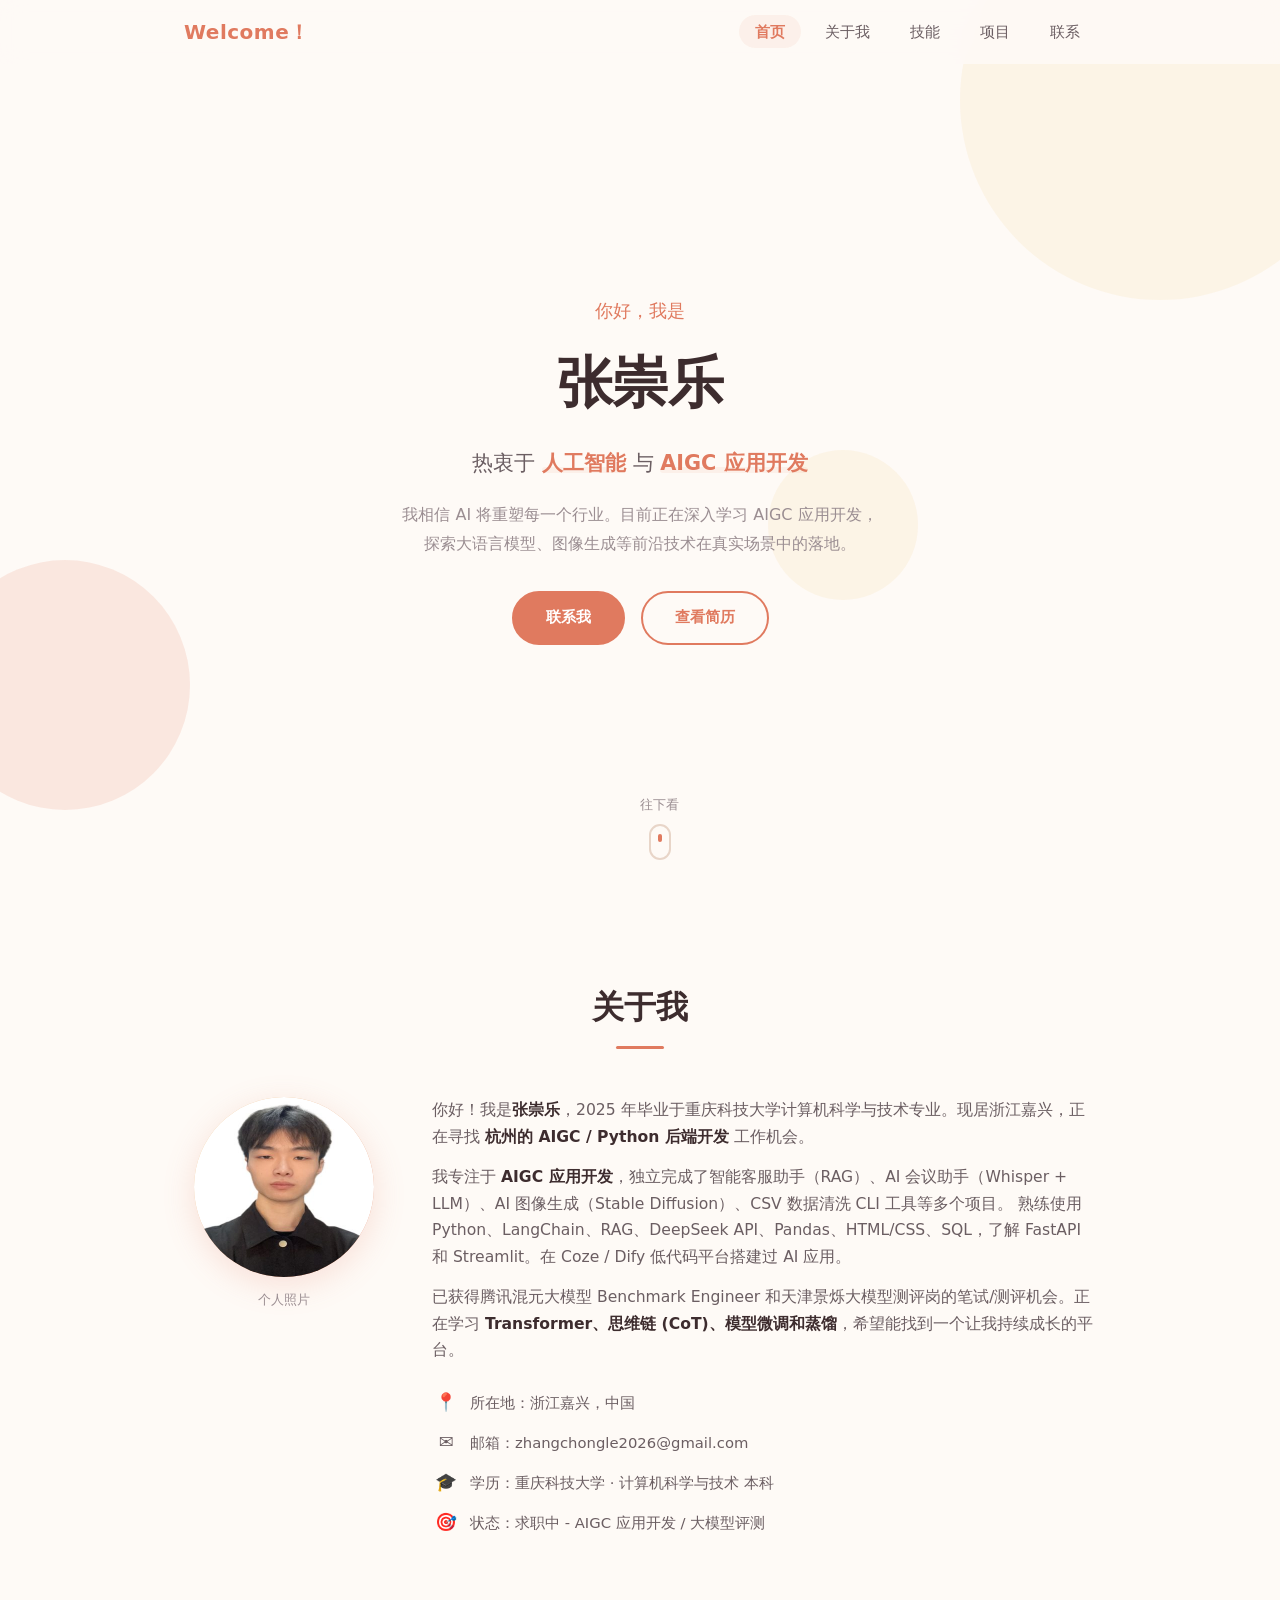
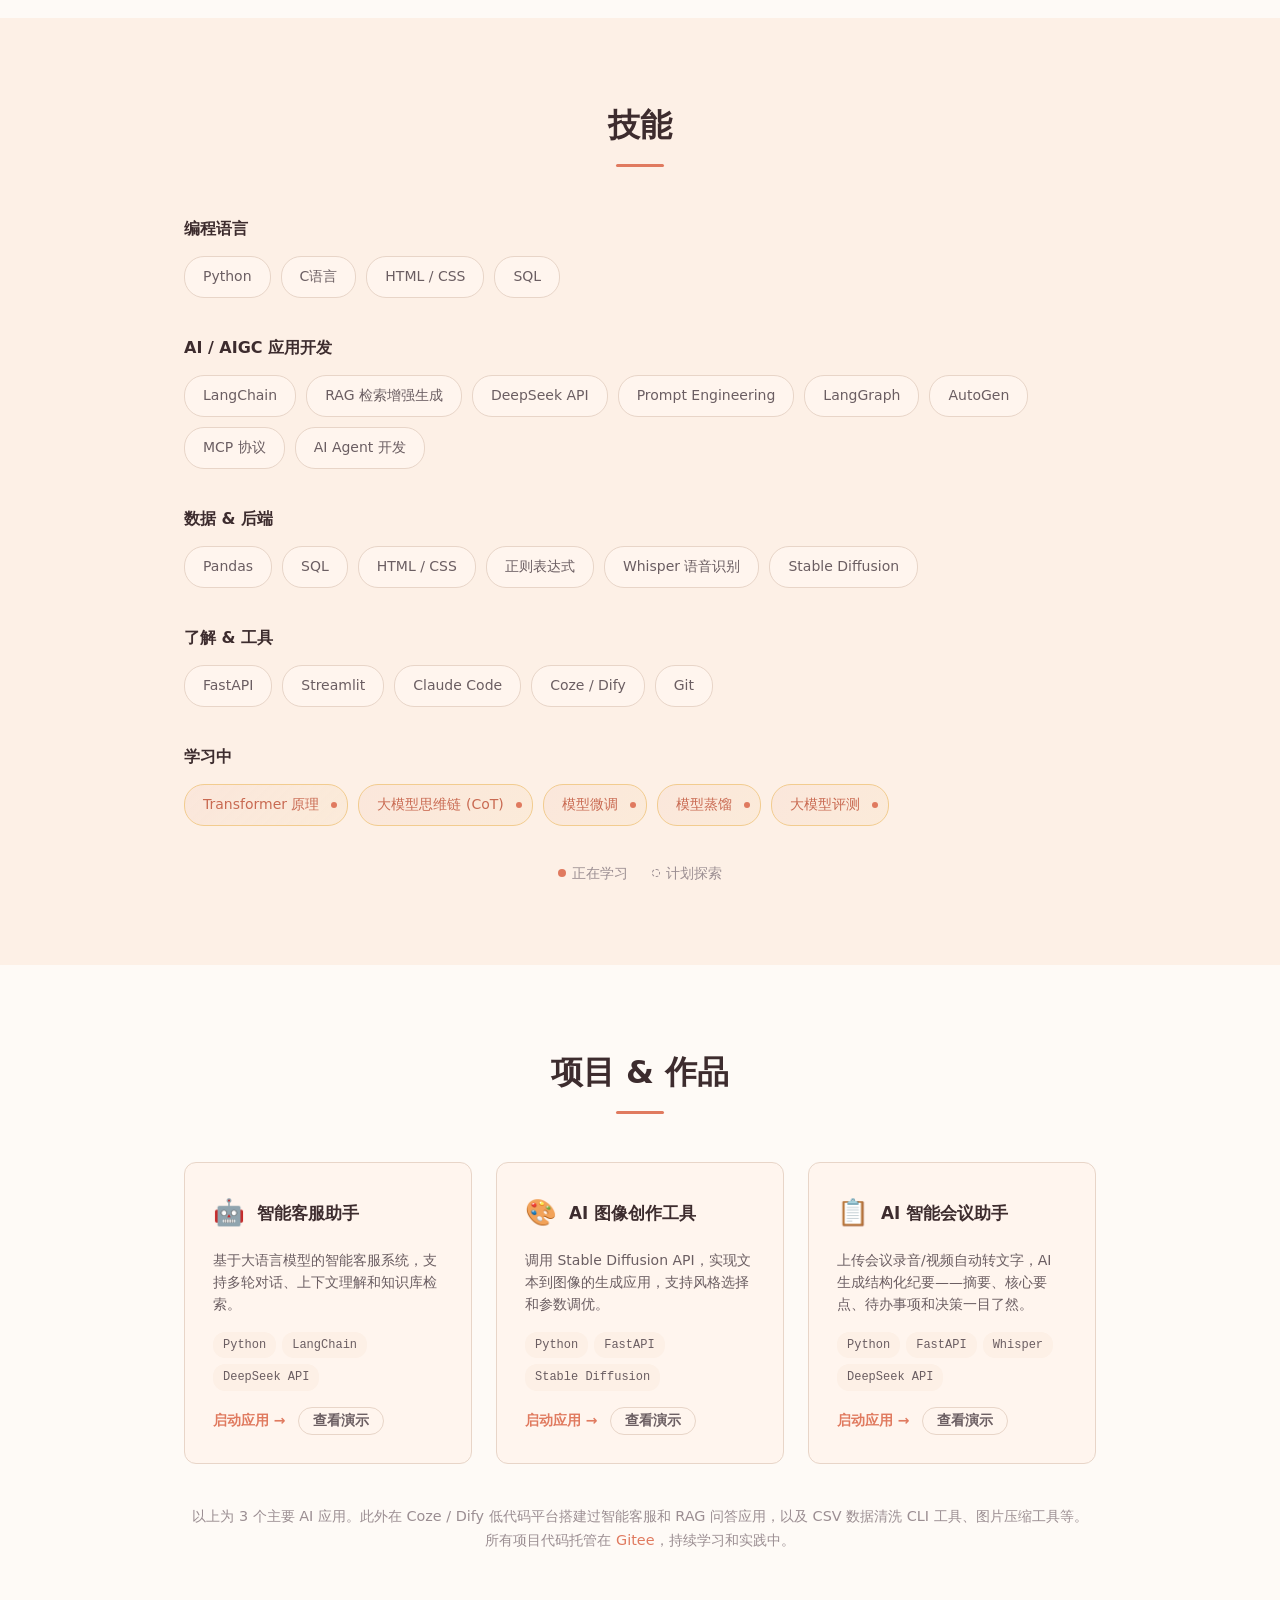
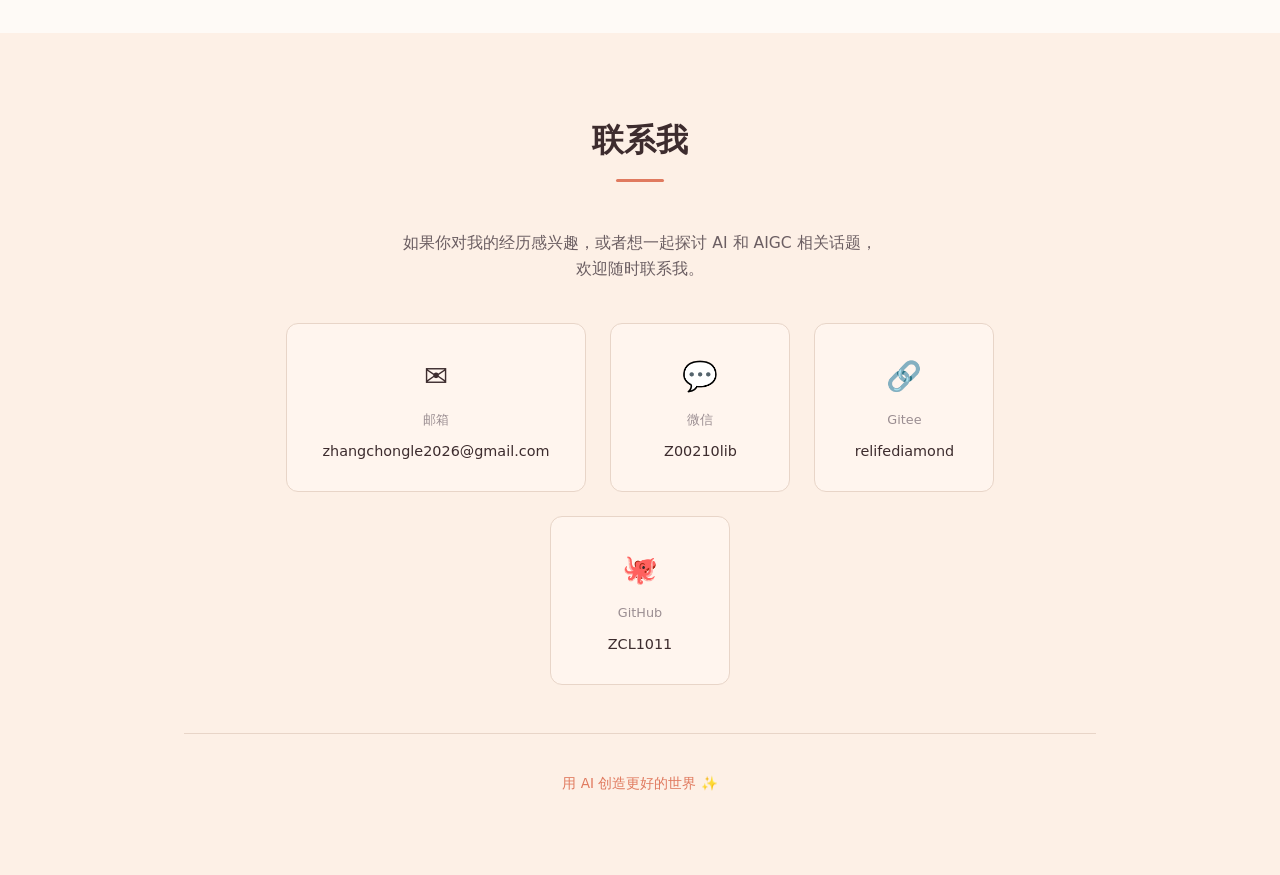
<file: personalwebsite/index.html>
<!DOCTYPE html>
<html lang="zh-CN">
<head>
  <meta charset="UTF-8">
  <meta name="viewport" content="width=device-width, initial-scale=1.0">
  <meta name="description" content="张崇乐 - AIGC 应用开发者 | 大模型应用工程师 | 求职中">
  <title>张崇乐 - AIGC 应用开发 | 个人网站</title>
  <meta property="og:title" content="张崇乐 - AIGC 应用开发 | 个人网站">
  <meta property="og:description" content="AIGC 应用开发者，独立完成智能客服、会议助手、AI 图像生成等项目，求职中">
  <meta property="og:type" content="website">
  <meta name="twitter:card" content="summary">
  <meta name="twitter:title" content="张崇乐 - AIGC 应用开发 | 个人网站">
  <meta name="twitter:description" content="AIGC 应用开发者，独立完成智能客服、会议助手、AI 图像生成等项目，求职中">
  <link rel="icon" href="favicon.svg" type="image/svg+xml">
  <link rel="stylesheet" href="css/style.css">
  <script type="application/ld+json">
  {
    "@context": "https://schema.org",
    "@type": "Person",
    "name": "张崇乐",
    "jobTitle": "AIGC 应用开发工程师",
    "email": "zhangchongle2026@gmail.com",
    "knowsAbout": ["人工智能", "AIGC", "大语言模型", "Python", "LangChain", "LangGraph", "RAG", "AI Agent", "FastAPI"],
    "url": "https://gitee.com/relifediamond",
    "sameAs": ["https://github.com/ZCL1011"]
  }
  </script>
</head>
<body>

  <a href="#home" class="skip-to-content">跳到主要内容</a>

  <!-- ===== 导航栏 ===== -->
  <nav class="navbar" id="navbar">
    <div class="nav-container">
      <a href="#home" class="nav-logo">Welcome！</a>
      <ul class="nav-menu" id="navMenu">
        <li><a href="#home" class="nav-link active">首页</a></li>
        <li><a href="#about" class="nav-link">关于我</a></li>
        <li><a href="#skills" class="nav-link">技能</a></li>
        <li><a href="#projects" class="nav-link">项目</a></li>
        <li><a href="#contact" class="nav-link">联系</a></li>
      </ul>
      <button class="hamburger" id="hamburger" aria-label="菜单" aria-expanded="false" aria-controls="navMenu">
        <span></span>
        <span></span>
        <span></span>
      </button>
    </div>
  </nav>

  <!-- ===== Hero 首屏 ===== -->
  <section id="home" class="hero">
    <div class="hero-bg-shapes">
      <div class="shape shape-1"></div>
      <div class="shape shape-2"></div>
      <div class="shape shape-3"></div>
    </div>
    <div class="hero-content">
      <p class="hero-greeting">你好，我是</p>
      <h1 class="hero-name">张崇乐</h1>
      <p class="hero-tagline">热衷于 <span class="highlight">人工智能</span> 与 <span class="highlight">AIGC 应用开发</span></p>
      <p class="hero-desc">
        我相信 AI 将重塑每一个行业。目前正在深入学习 AIGC 应用开发，<br>
        探索大语言模型、图像生成等前沿技术在真实场景中的落地。
      </p>
      <div class="hero-btns">
        <a href="#contact" class="btn btn-primary">联系我</a>
        <a href="resume.html" class="btn btn-outline" id="downloadResume" target="_blank">查看简历</a>
      </div>
    </div>
    <div class="hero-scroll-indicator">
      <span>往下看</span>
      <div class="scroll-mouse">
        <div class="scroll-dot"></div>
      </div>
    </div>
  </section>

  <!-- ===== 关于我 ===== -->
  <section id="about" class="about section">
    <div class="container">
      <h2 class="section-title">关于我</h2>
      <div class="section-line"></div>

      <div class="about-grid">
        <div class="about-avatar-wrapper">
          <div class="about-avatar">
            <img class="avatar-img" src="images/avatar.jpg" alt="张崇乐的照片"
                 onerror="this.style.display='none'; this.nextElementSibling.style.display='flex';">
            <span class="avatar-fallback">ZCL</span>
          </div>
          <p class="avatar-hint">个人照片</p>
        </div>
        <div class="about-text">
          <p>
            你好！我是<strong>张崇乐</strong>，2025 年毕业于重庆科技大学计算机科学与技术专业。现居浙江嘉兴，正在寻找 <strong>杭州的 AIGC / Python 后端开发</strong> 工作机会。
          </p>
          <p>
            我专注于 <strong>AIGC 应用开发</strong>，独立完成了智能客服助手（RAG）、AI 会议助手（Whisper + LLM）、AI 图像生成（Stable Diffusion）、CSV 数据清洗 CLI 工具等多个项目。
            熟练使用 Python、LangChain、RAG、DeepSeek API、Pandas、HTML/CSS、SQL，了解 FastAPI 和 Streamlit。在 Coze / Dify 低代码平台搭建过 AI 应用。
          </p>
          <p>
            已获得腾讯混元大模型 Benchmark Engineer 和天津景烁大模型测评岗的笔试/测评机会。正在学习 <strong>Transformer、思维链 (CoT)、模型微调和蒸馏</strong>，希望能找到一个让我持续成长的平台。
          </p>
          <div class="about-info-list">
            <div class="info-item">
              <span class="info-icon">📍</span>
              <span>所在地：浙江嘉兴，中国</span>
            </div>
            <div class="info-item">
              <span class="info-icon">✉️</span>
              <span>邮箱：zhangchongle2026@gmail.com</span>
            </div>
            <div class="info-item">
              <span class="info-icon">🎓</span>
              <span>学历：重庆科技大学 · 计算机科学与技术 本科</span>
            </div>
            <div class="info-item">
              <span class="info-icon">🎯</span>
              <span>状态：求职中 - AIGC 应用开发 / 大模型评测</span>
            </div>
          </div>
        </div>
      </div>
    </div>
  </section>

  <!-- ===== 技能 ===== -->
  <section id="skills" class="skills section section-alt">
    <div class="container">
      <h2 class="section-title">技能</h2>
      <div class="section-line"></div>

      <div class="skills-block">
        <h3 class="skills-category">编程语言</h3>
        <div class="skills-tags">
          <span class="skill-tag">Python</span>
          <span class="skill-tag">C语言</span>
          <span class="skill-tag">HTML / CSS</span>
          <span class="skill-tag">SQL</span>
        </div>
      </div>

      <div class="skills-block">
        <h3 class="skills-category">AI / AIGC 应用开发</h3>
        <div class="skills-tags">
          <span class="skill-tag">LangChain</span>
          <span class="skill-tag">RAG 检索增强生成</span>
          <span class="skill-tag">DeepSeek API</span>
          <span class="skill-tag">Prompt Engineering</span>
          <span class="skill-tag">LangGraph</span>
          <span class="skill-tag">AutoGen</span>
          <span class="skill-tag">MCP 协议</span>
          <span class="skill-tag">AI Agent 开发</span>
        </div>
      </div>

      <div class="skills-block">
        <h3 class="skills-category">数据 & 后端</h3>
        <div class="skills-tags">
          <span class="skill-tag">Pandas</span>
          <span class="skill-tag">SQL</span>
          <span class="skill-tag">HTML / CSS</span>
          <span class="skill-tag">正则表达式</span>
          <span class="skill-tag">Whisper 语音识别</span>
          <span class="skill-tag">Stable Diffusion</span>
        </div>
      </div>

      <div class="skills-block">
        <h3 class="skills-category">了解 & 工具</h3>
        <div class="skills-tags">
          <span class="skill-tag">FastAPI</span>
          <span class="skill-tag">Streamlit</span>
          <span class="skill-tag">Claude Code</span>
          <span class="skill-tag">Coze / Dify</span>
          <span class="skill-tag">Git</span>
        </div>
      </div>

      <div class="skills-block">
        <h3 class="skills-category">学习中</h3>
        <div class="skills-tags">
          <span class="skill-tag learning">Transformer 原理</span>
          <span class="skill-tag learning">大模型思维链 (CoT)</span>
          <span class="skill-tag learning">模型微调</span>
          <span class="skill-tag learning">模型蒸馏</span>
          <span class="skill-tag learning">大模型评测</span>
        </div>
      </div>

      <div class="skills-legend">
        <span class="legend-item"><span class="legend-dot learning-dot"></span> 正在学习</span>
        <span class="legend-item"><span class="legend-dot dream-dot"></span> 计划探索</span>
      </div>
    </div>
  </section>

  <!-- ===== 项目 ===== -->
  <section id="projects" class="projects section">
    <div class="container">
      <h2 class="section-title">项目 & 作品</h2>
      <div class="section-line"></div>

      <div class="project-grid">

        <div class="project-card">
          <div class="project-card-header">
            <span class="project-icon">🤖</span>
            <h3>智能客服助手</h3>
          </div>
          <p class="project-desc">
            基于大语言模型的智能客服系统，支持多轮对话、上下文理解和知识库检索。
          </p>
          <div class="project-tags">
            <span>Python</span>
            <span>LangChain</span>
            <span>DeepSeek API</span>
          </div>
          <div class="project-links">
            <a href="http://localhost:8501" class="project-link" target="_blank">启动应用 →</a>
            <button class="project-link-demo" data-demo="cs">查看演示</button>
          </div>
        </div>

        <div class="project-card">
          <div class="project-card-header">
            <span class="project-icon">🎨</span>
            <h3>AI 图像创作工具</h3>
          </div>
          <p class="project-desc">
            调用 Stable Diffusion API，实现文本到图像的生成应用，支持风格选择和参数调优。
          </p>
          <div class="project-tags">
            <span>Python</span>
            <span>FastAPI</span>
            <span>Stable Diffusion</span>
          </div>
          <div class="project-links">
            <a href="http://localhost:8000" class="project-link" target="_blank">启动应用 →</a>
            <button class="project-link-demo" data-demo="img">查看演示</button>
          </div>
        </div>

        <div class="project-card">
          <div class="project-card-header">
            <span class="project-icon">📋</span>
            <h3>AI 智能会议助手</h3>
          </div>
          <p class="project-desc">
            上传会议录音/视频自动转文字，AI 生成结构化纪要——摘要、核心要点、待办事项和决策一目了然。
          </p>
          <div class="project-tags">
            <span>Python</span>
            <span>FastAPI</span>
            <span>Whisper</span>
            <span>DeepSeek API</span>
          </div>
          <div class="project-links">
            <a href="http://localhost:8001" class="project-link" target="_blank">启动应用 →</a>
            <button class="project-link-demo" data-demo="meeting">查看演示</button>
          </div>
        </div>

      </div>

      <p class="projects-note">
        以上为 3 个主要 AI 应用。此外在 Coze / Dify 低代码平台搭建过智能客服和 RAG 问答应用，以及 CSV 数据清洗 CLI 工具、图片压缩工具等。<br>
        所有项目代码托管在 <a href="https://gitee.com/relifediamond" target="_blank" rel="noopener" style="color: var(--color-accent);">Gitee</a>，持续学习和实践中。
      </p>
    </div>
  </section>

  <!-- ===== 联系 / 页脚 ===== -->
  <footer id="contact" class="footer section section-alt">
    <div class="container">
      <h2 class="section-title">联系我</h2>
      <div class="section-line"></div>

      <p class="contact-intro">
        如果你对我的经历感兴趣，或者想一起探讨 AI 和 AIGC 相关话题，<br>
        欢迎随时联系我。
      </p>

      <div class="contact-cards">
        <a href="#" class="contact-card" data-copy="zhangchongle2026@gmail.com">
          <span class="contact-icon">✉️</span>
          <span class="contact-label">邮箱</span>
          <span class="contact-value">zhangchongle2026@gmail.com</span>
        </a>
        <a href="#" class="contact-card" data-copy="Z00210lib">
          <span class="contact-icon">💬</span>
          <span class="contact-label">微信</span>
          <span class="contact-value">Z00210lib</span>
        </a>
        <a href="https://gitee.com/relifediamond" class="contact-card" target="_blank" rel="noopener">
          <span class="contact-icon">🔗</span>
          <span class="contact-label">Gitee</span>
          <span class="contact-value">relifediamond</span>
        </a>
        <a href="https://github.com/ZCL1011" class="contact-card" target="_blank" rel="noopener">
          <span class="contact-icon">🐙</span>
          <span class="contact-label">GitHub</span>
          <span class="contact-value">ZCL1011</span>
        </a>
      </div>

      <div class="footer-bottom">
        <p class="footer-tagline">用 AI 创造更好的世界 ✨</p>
      </div>
    </div>
  </footer>

  <!-- 回到顶部按钮 -->
  <button class="back-to-top" id="backToTop" aria-label="回到顶部">↑</button>

  <!-- ===== Demo Modal ===== -->
  <div class="demo-overlay" id="demoOverlay">
    <div class="demo-modal">
      <div class="demo-header">
        <h3 id="demoTitle"></h3>
        <button class="demo-close" id="demoClose" aria-label="关闭">✕</button>
      </div>
      <div class="demo-body" id="demoBody"></div>
    </div>
  </div>

  <script src="js/main.js"></script>
</body>
</html>
</file>
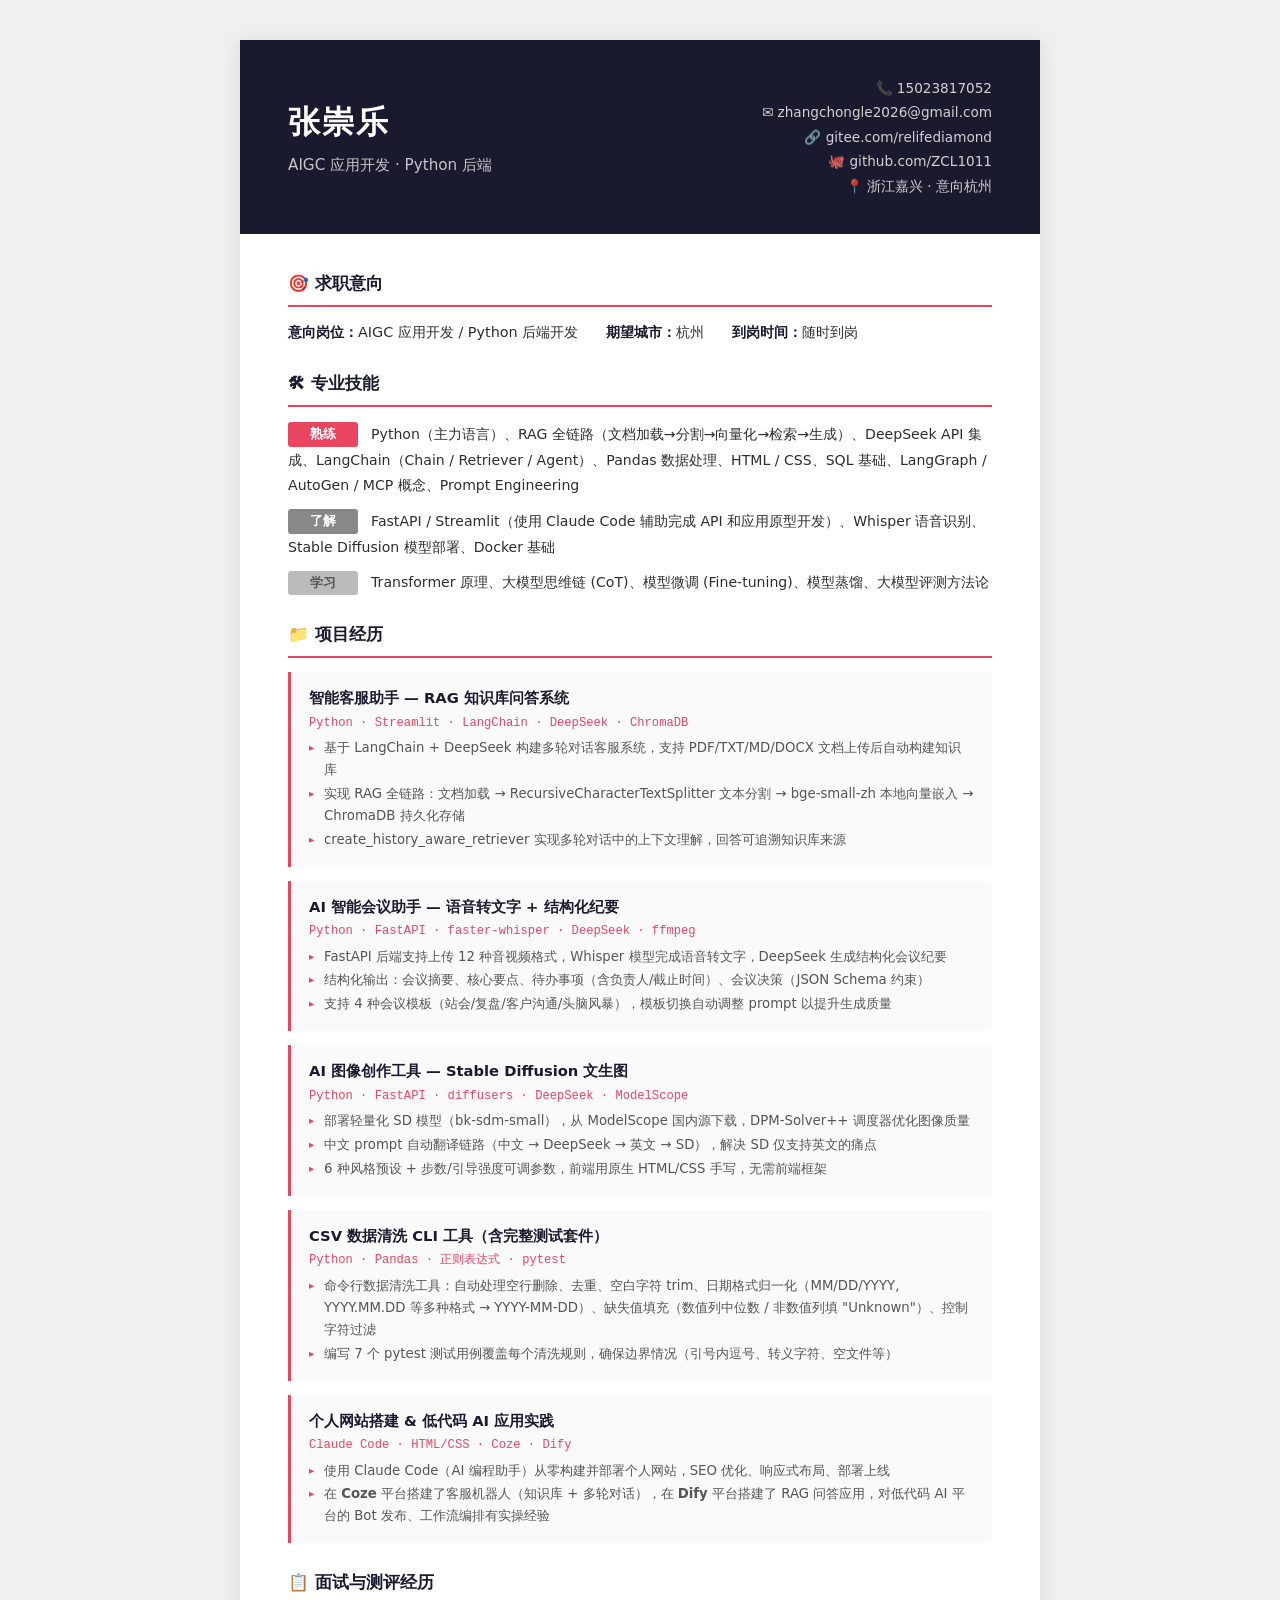
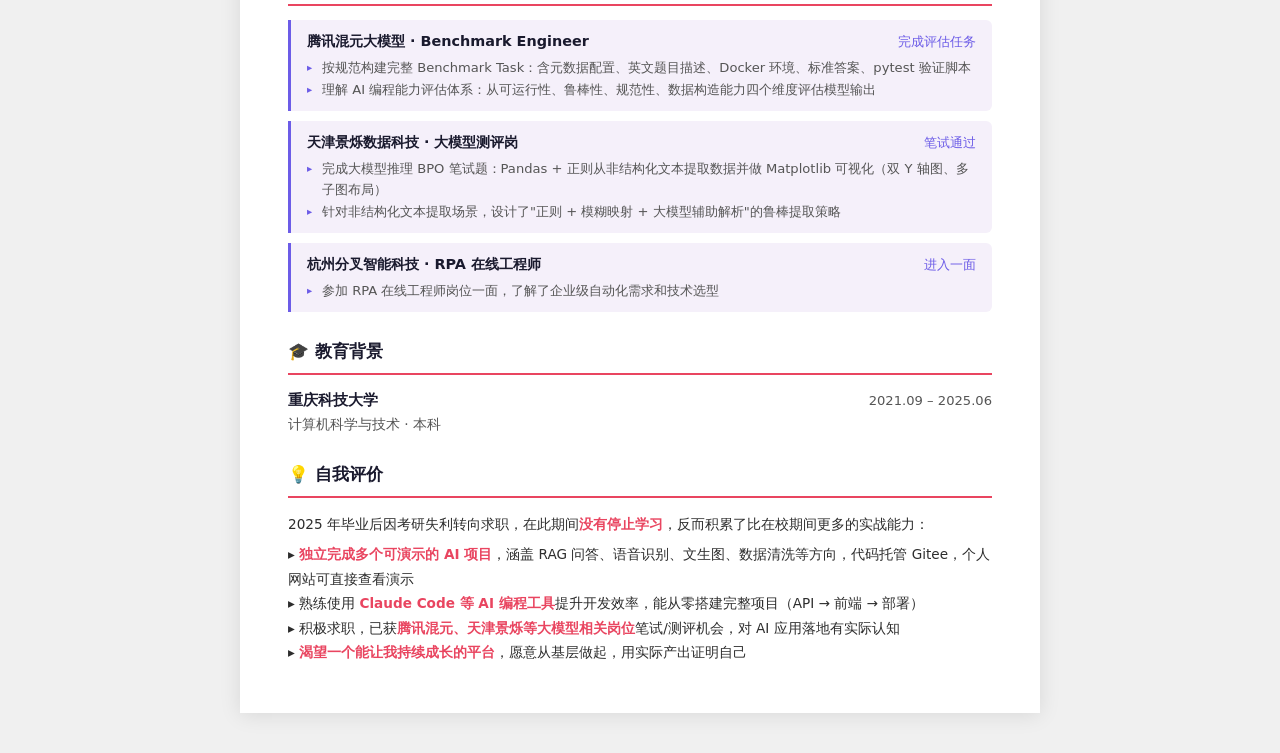
<file: personalwebsite/resume.html>
<!DOCTYPE html>
<html lang="zh-CN">
<head>
<meta charset="UTF-8">
<meta name="viewport" content="width=device-width, initial-scale=1.0">
<title>张崇乐 - 个人简历</title>
<style>
  :root {
    --primary: #1a1a2e;
    --accent: #e94560;
    --text: #2d2d2d;
    --text-light: #555;
    --border: #e0e0e0;
    --bg-card: #fafafa;
    --bg-card2: #f5f0fa;
    --radius: 6px;
  }

  * { box-sizing: border-box; margin: 0; padding: 0; }

  body {
    font-family: "PingFang SC", "Microsoft YaHei", "Noto Sans SC", "Segoe UI", system-ui, sans-serif;
    color: var(--text);
    background: #f0f0f0;
    line-height: 1.6;
    -webkit-font-smoothing: antialiased;
  }

  .resume {
    max-width: 800px;
    margin: 40px auto;
    background: #fff;
    box-shadow: 0 2px 20px rgba(0,0,0,0.1);
  }

  .header {
    background: var(--primary);
    color: #fff;
    padding: 36px 48px;
    display: flex;
    justify-content: space-between;
    align-items: center;
  }
  .header-left h1 {
    font-size: 2rem;
    font-weight: 700;
    letter-spacing: 2px;
    margin-bottom: 4px;
  }
  .header-left .subtitle {
    font-size: 0.95rem;
    color: rgba(255,255,255,0.75);
    font-weight: 400;
  }
  .header-right {
    text-align: right;
    font-size: 0.85rem;
    color: rgba(255,255,255,0.8);
    line-height: 1.8;
  }
  .header-right .contact-item {
    display: flex;
    align-items: center;
    justify-content: flex-end;
    gap: 6px;
  }

  .body { padding: 36px 48px 48px; }
  .section { margin-bottom: 26px; }
  .section:last-child { margin-bottom: 0; }

  .section-title {
    font-size: 1.05rem;
    font-weight: 700;
    color: var(--primary);
    padding-bottom: 8px;
    border-bottom: 2px solid var(--accent);
    margin-bottom: 14px;
    display: flex;
    align-items: center;
    gap: 8px;
  }

  .target-row {
    display: flex;
    gap: 28px;
    flex-wrap: wrap;
    font-size: 0.9rem;
  }
  .target-item strong { color: var(--primary); }

  /* ---- Skills ---- */
  .skill-block { margin-bottom: 10px; }
  .skill-block:last-child { margin-bottom: 0; }
  .skill-label {
    display: inline-block;
    font-size: 0.8rem;
    font-weight: 700;
    color: #fff;
    background: var(--accent);
    padding: 2px 8px;
    border-radius: 3px;
    margin-right: 8px;
    vertical-align: middle;
    min-width: 70px;
    text-align: center;
  }
  .skill-label.basic { background: #888; }
  .skill-label.learning { background: #bbb; color: #555; }
  .skill-text {
    font-size: 0.88rem;
    color: var(--text);
    vertical-align: middle;
  }

  /* ---- Projects ---- */
  .project {
    margin-bottom: 14px;
    padding: 14px 18px;
    background: var(--bg-card);
    border-left: 3px solid var(--accent);
    border-radius: 0 var(--radius) var(--radius) 0;
  }
  .project:last-child { margin-bottom: 0; }
  .project-header {
    display: flex;
    justify-content: space-between;
    align-items: baseline;
    margin-bottom: 4px;
    flex-wrap: wrap;
    gap: 6px;
  }
  .project-name {
    font-size: 0.92rem;
    font-weight: 700;
    color: var(--primary);
  }
  .project-stack {
    font-size: 0.76rem;
    color: var(--accent);
    font-weight: 500;
    margin-bottom: 4px;
    font-family: "Cascadia Code", "Fira Code", "Consolas", monospace;
  }
  .project-desc {
    font-size: 0.83rem;
    color: var(--text-light);
    line-height: 1.65;
  }
  .project-desc li {
    margin-bottom: 2px;
    list-style: none;
    position: relative;
    padding-left: 15px;
  }
  .project-desc li::before {
    content: "▸";
    position: absolute;
    left: 0;
    color: var(--accent);
    font-size: 0.65rem;
    top: 2px;
  }

  /* ---- Experience cards ---- */
  .exp-card {
    margin-bottom: 10px;
    padding: 10px 16px;
    background: var(--bg-card2);
    border-left: 3px solid #6c5ce7;
    border-radius: 0 var(--radius) var(--radius) 0;
  }
  .exp-card:last-child { margin-bottom: 0; }
  .exp-header {
    display: flex;
    justify-content: space-between;
    align-items: baseline;
    flex-wrap: wrap;
    margin-bottom: 4px;
  }
  .exp-company {
    font-size: 0.9rem;
    font-weight: 700;
    color: var(--primary);
  }
  .exp-role {
    font-size: 0.8rem;
    color: #6c5ce7;
    font-weight: 500;
  }
  .exp-detail {
    font-size: 0.82rem;
    color: var(--text-light);
    line-height: 1.6;
  }
  .exp-detail li {
    margin-bottom: 1px;
    list-style: none;
    position: relative;
    padding-left: 15px;
  }
  .exp-detail li::before {
    content: "▸";
    position: absolute;
    left: 0;
    color: #6c5ce7;
    font-size: 0.65rem;
    top: 2px;
  }

  .edu-row {
    display: flex;
    justify-content: space-between;
    align-items: baseline;
    flex-wrap: wrap;
  }
  .edu-school {
    font-size: 0.93rem;
    font-weight: 600;
    color: var(--primary);
  }
  .edu-major {
    font-size: 0.86rem;
    color: var(--text-light);
  }
  .edu-time {
    font-size: 0.82rem;
    color: var(--text-light);
  }

  .eval-text {
    font-size: 0.85rem;
    color: var(--text);
    line-height: 1.8;
  }
  .eval-text strong { color: var(--accent); }

  @media print {
    body {
      background: #fff;
      -webkit-print-color-adjust: exact;
      print-color-adjust: exact;
    }
    .resume { margin: 0; box-shadow: none; max-width: 100%; }
    .header { background: var(--primary) !important; -webkit-print-color-adjust: exact; print-color-adjust: exact; }
    .project { background: var(--bg-card) !important; -webkit-print-color-adjust: exact; print-color-adjust: exact; break-inside: avoid; }
    .exp-card { background: var(--bg-card2) !important; -webkit-print-color-adjust: exact; print-color-adjust: exact; break-inside: avoid; }
    .body { padding: 22px 40px 28px; }
    .header { padding: 22px 40px; }
  }

  @media (max-width: 600px) {
    .header { flex-direction: column; align-items: flex-start; gap: 12px; padding: 24px; }
    .header-right { text-align: left; }
    .header-right .contact-item { justify-content: flex-start; }
    .body { padding: 24px; }
    .header-left h1 { font-size: 1.6rem; }
  }
</style>
</head>
<body>

<div class="resume">

  <div class="header">
    <div class="header-left">
      <h1>张崇乐</h1>
      <div class="subtitle">AIGC 应用开发 · Python 后端</div>
    </div>
    <div class="header-right">
      <div class="contact-item">📞 15023817052</div>
      <div class="contact-item">✉️ zhangchongle2026@gmail.com</div>
      <div class="contact-item">🔗 gitee.com/relifediamond</div>
      <div class="contact-item">🐙 github.com/ZCL1011</div>
      <div class="contact-item">📍 浙江嘉兴 · 意向杭州</div>
    </div>
  </div>

  <div class="body">

    <!-- 求职意向 -->
    <div class="section">
      <div class="section-title">🎯 求职意向</div>
      <div class="target-row">
        <div class="target-item"><strong>意向岗位：</strong>AIGC 应用开发 / Python 后端开发</div>
        <div class="target-item"><strong>期望城市：</strong>杭州</div>
        <div class="target-item"><strong>到岗时间：</strong>随时到岗</div>
      </div>
    </div>

    <!-- 专业技能 -->
    <div class="section">
      <div class="section-title">🛠 专业技能</div>

      <div class="skill-block">
        <span class="skill-label">熟练</span>
        <span class="skill-text">Python（主力语言）、RAG 全链路（文档加载→分割→向量化→检索→生成）、DeepSeek API 集成、LangChain（Chain / Retriever / Agent）、Pandas 数据处理、HTML / CSS、SQL 基础、LangGraph / AutoGen / MCP 概念、Prompt Engineering</span>
      </div>

      <div class="skill-block">
        <span class="skill-label basic">了解</span>
        <span class="skill-text">FastAPI / Streamlit（使用 Claude Code 辅助完成 API 和应用原型开发）、Whisper 语音识别、Stable Diffusion 模型部署、Docker 基础</span>
      </div>

      <div class="skill-block">
        <span class="skill-label learning">学习</span>
        <span class="skill-text">Transformer 原理、大模型思维链 (CoT)、模型微调 (Fine-tuning)、模型蒸馏、大模型评测方法论</span>
      </div>
    </div>

    <!-- 项目经历 -->
    <div class="section">
      <div class="section-title">📁 项目经历</div>

      <div class="project">
        <div class="project-header">
          <span class="project-name">智能客服助手 — RAG 知识库问答系统</span>
        </div>
        <div class="project-stack">Python · Streamlit · LangChain · DeepSeek · ChromaDB</div>
        <div class="project-desc">
          <ul>
            <li>基于 LangChain + DeepSeek 构建多轮对话客服系统，支持 PDF/TXT/MD/DOCX 文档上传后自动构建知识库</li>
            <li>实现 RAG 全链路：文档加载 → RecursiveCharacterTextSplitter 文本分割 → bge-small-zh 本地向量嵌入 → ChromaDB 持久化存储</li>
            <li>create_history_aware_retriever 实现多轮对话中的上下文理解，回答可追溯知识库来源</li>
          </ul>
        </div>
      </div>

      <div class="project">
        <div class="project-header">
          <span class="project-name">AI 智能会议助手 — 语音转文字 + 结构化纪要</span>
        </div>
        <div class="project-stack">Python · FastAPI · faster-whisper · DeepSeek · ffmpeg</div>
        <div class="project-desc">
          <ul>
            <li>FastAPI 后端支持上传 12 种音视频格式，Whisper 模型完成语音转文字，DeepSeek 生成结构化会议纪要</li>
            <li>结构化输出：会议摘要、核心要点、待办事项（含负责人/截止时间）、会议决策（JSON Schema 约束）</li>
            <li>支持 4 种会议模板（站会/复盘/客户沟通/头脑风暴），模板切换自动调整 prompt 以提升生成质量</li>
          </ul>
        </div>
      </div>

      <div class="project">
        <div class="project-header">
          <span class="project-name">AI 图像创作工具 — Stable Diffusion 文生图</span>
        </div>
        <div class="project-stack">Python · FastAPI · diffusers · DeepSeek · ModelScope</div>
        <div class="project-desc">
          <ul>
            <li>部署轻量化 SD 模型（bk-sdm-small），从 ModelScope 国内源下载，DPM-Solver++ 调度器优化图像质量</li>
            <li>中文 prompt 自动翻译链路（中文 → DeepSeek → 英文 → SD），解决 SD 仅支持英文的痛点</li>
            <li>6 种风格预设 + 步数/引导强度可调参数，前端用原生 HTML/CSS 手写，无需前端框架</li>
          </ul>
        </div>
      </div>

      <div class="project">
        <div class="project-header">
          <span class="project-name">CSV 数据清洗 CLI 工具（含完整测试套件）</span>
        </div>
        <div class="project-stack">Python · Pandas · 正则表达式 · pytest</div>
        <div class="project-desc">
          <ul>
            <li>命令行数据清洗工具：自动处理空行删除、去重、空白字符 trim、日期格式归一化（MM/DD/YYYY, YYYY.MM.DD 等多种格式 → YYYY-MM-DD）、缺失值填充（数值列中位数 / 非数值列填 "Unknown"）、控制字符过滤</li>
            <li>编写 7 个 pytest 测试用例覆盖每个清洗规则，确保边界情况（引号内逗号、转义字符、空文件等）</li>
          </ul>
        </div>
      </div>

      <div class="project">
        <div class="project-header">
          <span class="project-name">个人网站搭建 & 低代码 AI 应用实践</span>
        </div>
        <div class="project-stack">Claude Code · HTML/CSS · Coze · Dify</div>
        <div class="project-desc">
          <ul>
            <li>使用 Claude Code（AI 编程助手）从零构建并部署个人网站，SEO 优化、响应式布局、部署上线</li>
            <li>在 <strong>Coze</strong> 平台搭建了客服机器人（知识库 + 多轮对话），在 <strong>Dify</strong> 平台搭建了 RAG 问答应用，对低代码 AI 平台的 Bot 发布、工作流编排有实操经验</li>
          </ul>
        </div>
      </div>

    </div>

    <!-- 面试与测评经历 -->
    <div class="section">
      <div class="section-title">📋 面试与测评经历</div>

      <div class="exp-card">
        <div class="exp-header">
          <span class="exp-company">腾讯混元大模型 · Benchmark Engineer</span>
          <span class="exp-role">完成评估任务</span>
        </div>
        <div class="exp-detail">
          <ul>
            <li>按规范构建完整 Benchmark Task：含元数据配置、英文题目描述、Docker 环境、标准答案、pytest 验证脚本</li>
            <li>理解 AI 编程能力评估体系：从可运行性、鲁棒性、规范性、数据构造能力四个维度评估模型输出</li>
          </ul>
        </div>
      </div>

      <div class="exp-card">
        <div class="exp-header">
          <span class="exp-company">天津景烁数据科技 · 大模型测评岗</span>
          <span class="exp-role">笔试通过</span>
        </div>
        <div class="exp-detail">
          <ul>
            <li>完成大模型推理 BPO 笔试题：Pandas + 正则从非结构化文本提取数据并做 Matplotlib 可视化（双 Y 轴图、多子图布局）</li>
            <li>针对非结构化文本提取场景，设计了"正则 + 模糊映射 + 大模型辅助解析"的鲁棒提取策略</li>
          </ul>
        </div>
      </div>

      <div class="exp-card">
        <div class="exp-header">
          <span class="exp-company">杭州分叉智能科技 · RPA 在线工程师</span>
          <span class="exp-role">进入一面</span>
        </div>
        <div class="exp-detail">
          <ul>
            <li>参加 RPA 在线工程师岗位一面，了解了企业级自动化需求和技术选型</li>
          </ul>
        </div>
      </div>
    </div>

    <!-- 教育背景 -->
    <div class="section">
      <div class="section-title">🎓 教育背景</div>
      <div class="edu-row">
        <div>
          <div class="edu-school">重庆科技大学</div>
          <div class="edu-major">计算机科学与技术 · 本科</div>
        </div>
        <div class="edu-time">2021.09 – 2025.06</div>
      </div>
    </div>

    <!-- 自我评价 -->
    <div class="section">
      <div class="section-title">💡 自我评价</div>
      <div class="eval-text">
        <p>2025 年毕业后因考研失利转向求职，在此期间<strong>没有停止学习</strong>，反而积累了比在校期间更多的实战能力：</p>
        <p style="margin-top: 6px;">
          ▸ <strong>独立完成多个可演示的 AI 项目</strong>，涵盖 RAG 问答、语音识别、文生图、数据清洗等方向，代码托管 Gitee，个人网站可直接查看演示
        </p>
        <p>
          ▸ 熟练使用 <strong>Claude Code 等 AI 编程工具</strong>提升开发效率，能从零搭建完整项目（API → 前端 → 部署）
        </p>
        <p>
          ▸ 积极求职，已获<strong>腾讯混元、天津景烁等大模型相关岗位</strong>笔试/测评机会，对 AI 应用落地有实际认知
        </p>
        <p>
          ▸ <strong>渴望一个能让我持续成长的平台</strong>，愿意从基层做起，用实际产出证明自己
        </p>
      </div>
    </div>

  </div>
</div>

</body>
</html>
</file>
<file: personalwebsite/css/style.css>
/* ===== CSS Variables — Warm Theme ===== */
:root {
  --color-bg: #FEFAF6;
  --color-bg-alt: #FDF0E6;
  --color-surface: #FFF5EE;
  --color-accent: #E07A5F;
  --color-accent-hover: #C96A52;
  --color-accent-light: #F2CC8F;
  --color-accent-soft: rgba(224, 122, 95, 0.08);
  --color-text: #3D2C2E;
  --color-text-light: #6B5E62;
  --color-text-lighter: #9B8E92;
  --color-border: #E8D5C8;
  --color-white: #FFFFFF;
  --color-shadow: rgba(61, 44, 46, 0.08);

  --font-main: "Segoe UI", "PingFang SC", "Microsoft YaHei", "Noto Sans SC", system-ui, -apple-system, sans-serif;
  --font-mono: "Cascadia Code", "Fira Code", "JetBrains Mono", "Consolas", monospace;

  --nav-height: 64px;
  --max-width: 960px;
  --radius: 12px;
  --radius-sm: 8px;
  --transition: 0.3s ease;
}

/* ===== Reset ===== */
*, *::before, *::after {
  box-sizing: border-box;
  margin: 0;
  padding: 0;
}

html {
  scroll-behavior: smooth;
  scroll-padding-top: var(--nav-height);
}

body {
  font-family: var(--font-main);
  color: var(--color-text);
  background: var(--color-bg);
  line-height: 1.7;
  -webkit-font-smoothing: antialiased;
}

a {
  text-decoration: none;
  color: inherit;
}

ul {
  list-style: none;
}

img {
  max-width: 100%;
  display: block;
}

.container {
  max-width: var(--max-width);
  margin: 0 auto;
  padding: 0 24px;
}

/* ===== Section Common ===== */
.section {
  padding: 80px 0;
}

.section-alt {
  background: var(--color-bg-alt);
}

.section-title {
  font-size: 2rem;
  font-weight: 700;
  text-align: center;
  color: var(--color-text);
  margin-bottom: 12px;
}

.section-line {
  width: 48px;
  height: 3px;
  background: var(--color-accent);
  border-radius: 2px;
  margin: 0 auto 48px;
}

/* ===== Navigation ===== */
.navbar {
  position: fixed;
  top: 0;
  left: 0;
  width: 100%;
  height: var(--nav-height);
  z-index: 1000;
  background: rgba(254, 250, 246, 0.85);
  backdrop-filter: blur(12px);
  -webkit-backdrop-filter: blur(12px);
  border-bottom: 1px solid transparent;
  transition: border-color var(--transition), box-shadow var(--transition);
}

.navbar.scrolled {
  border-bottom-color: var(--color-border);
  box-shadow: 0 1px 20px var(--color-shadow);
}

.nav-container {
  max-width: var(--max-width);
  margin: 0 auto;
  padding: 0 24px;
  height: 100%;
  display: flex;
  align-items: center;
  justify-content: space-between;
}

.nav-logo {
  font-size: 1.25rem;
  font-weight: 700;
  color: var(--color-accent);
  letter-spacing: 0.5px;
}

.nav-menu {
  display: flex;
  gap: 8px;
}

.nav-link {
  padding: 8px 16px;
  border-radius: 20px;
  font-size: 0.925rem;
  color: var(--color-text-light);
  transition: color var(--transition), background var(--transition);
}

.nav-link:hover {
  color: var(--color-accent);
  background: var(--color-accent-soft);
}

.nav-link.active {
  color: var(--color-accent);
  background: var(--color-accent-soft);
  font-weight: 600;
}

/* Hamburger */
.hamburger {
  display: none;
  flex-direction: column;
  justify-content: center;
  gap: 5px;
  background: none;
  border: none;
  cursor: pointer;
  padding: 8px;
  z-index: 1001;
}

.hamburger span {
  display: block;
  width: 22px;
  height: 2px;
  background: var(--color-text);
  border-radius: 2px;
  transition: var(--transition);
}

.hamburger.active span:nth-child(1) {
  transform: rotate(45deg) translate(5px, 5px);
}
.hamburger.active span:nth-child(2) {
  opacity: 0;
}
.hamburger.active span:nth-child(3) {
  transform: rotate(-45deg) translate(5px, -5px);
}

/* ===== Hero ===== */
.hero {
  min-height: 100vh;
  display: flex;
  align-items: center;
  justify-content: center;
  position: relative;
  overflow: hidden;
  padding: 100px 24px 60px;
}

.hero-bg-shapes {
  position: absolute;
  inset: 0;
  pointer-events: none;
  overflow: hidden;
}

.shape {
  position: absolute;
  border-radius: 50%;
  opacity: 0.15;
}

.shape-1 {
  width: 400px;
  height: 400px;
  background: var(--color-accent-light);
  top: -100px;
  right: -80px;
  animation: float 8s ease-in-out infinite;
}

.shape-2 {
  width: 250px;
  height: 250px;
  background: var(--color-accent);
  bottom: 10%;
  left: -60px;
  animation: float 10s ease-in-out infinite reverse;
}

.shape-3 {
  width: 150px;
  height: 150px;
  background: var(--color-accent-light);
  top: 50%;
  left: 60%;
  animation: float 7s ease-in-out infinite;
}

@keyframes float {
  0%, 100% { transform: translateY(0) scale(1); }
  50% { transform: translateY(-30px) scale(1.05); }
}

.hero-content {
  text-align: center;
  position: relative;
  z-index: 1;
  max-width: 640px;
}

.hero-greeting {
  font-size: 1.15rem;
  color: var(--color-accent);
  font-weight: 500;
  margin-bottom: 8px;
  animation: fadeInUp 0.6s ease;
}

.hero-name {
  font-size: 3.5rem;
  font-weight: 800;
  color: var(--color-text);
  letter-spacing: -0.5px;
  margin-bottom: 16px;
  animation: fadeInUp 0.6s ease 0.1s both;
}

.hero-tagline {
  font-size: 1.3rem;
  color: var(--color-text-light);
  margin-bottom: 20px;
  animation: fadeInUp 0.6s ease 0.2s both;
}

.highlight {
  color: var(--color-accent);
  font-weight: 600;
  position: relative;
}

.highlight::after {
  content: '';
  position: absolute;
  bottom: 2px;
  left: 0;
  width: 100%;
  height: 6px;
  background: var(--color-accent-soft);
  border-radius: 3px;
  z-index: -1;
}

.hero-desc {
  font-size: 1rem;
  color: var(--color-text-lighter);
  line-height: 1.8;
  margin-bottom: 32px;
  animation: fadeInUp 0.6s ease 0.3s both;
}

.hero-btns {
  display: flex;
  gap: 16px;
  justify-content: center;
  flex-wrap: wrap;
  animation: fadeInUp 0.6s ease 0.4s both;
}

.btn {
  display: inline-flex;
  align-items: center;
  justify-content: center;
  padding: 12px 32px;
  border-radius: 30px;
  font-size: 0.95rem;
  font-weight: 600;
  cursor: pointer;
  transition: all var(--transition);
  border: 2px solid transparent;
}

.btn-primary {
  background: var(--color-accent);
  color: var(--color-white);
  border-color: var(--color-accent);
}

.btn-primary:hover {
  background: var(--color-accent-hover);
  border-color: var(--color-accent-hover);
  transform: translateY(-2px);
  box-shadow: 0 8px 24px rgba(224, 122, 95, 0.3);
}

.btn-outline {
  background: transparent;
  color: var(--color-accent);
  border-color: var(--color-accent);
}

.btn-outline:hover {
  background: var(--color-accent);
  color: var(--color-white);
  transform: translateY(-2px);
  box-shadow: 0 8px 24px rgba(224, 122, 95, 0.2);
}

@keyframes fadeInUp {
  from {
    opacity: 0;
    transform: translateY(24px);
  }
  to {
    opacity: 1;
    transform: translateY(0);
  }
}

/* Scroll indicator */
.hero-scroll-indicator {
  position: absolute;
  bottom: 40px;
  left: 50%;
  transform: translateX(-50%);
  display: flex;
  flex-direction: column;
  align-items: center;
  gap: 8px;
  color: var(--color-text-lighter);
  font-size: 0.8rem;
  animation: fadeInUp 0.6s ease 0.8s both;
}

.scroll-mouse {
  width: 22px;
  height: 36px;
  border: 2px solid var(--color-border);
  border-radius: 11px;
  display: flex;
  justify-content: center;
  padding-top: 8px;
}

.scroll-dot {
  width: 4px;
  height: 8px;
  background: var(--color-accent);
  border-radius: 2px;
  animation: scrollDot 2s ease-in-out infinite;
}

@keyframes scrollDot {
  0%, 100% { transform: translateY(0); opacity: 1; }
  50% { transform: translateY(8px); opacity: 0.3; }
}

/* ===== About ===== */
.about-grid {
  display: grid;
  grid-template-columns: 200px 1fr;
  gap: 48px;
  align-items: start;
}

.about-avatar-wrapper {
  text-align: center;
}

.about-avatar {
  width: 180px;
  height: 180px;
  border-radius: 50%;
  background: linear-gradient(135deg, var(--color-accent-light), var(--color-accent));
  display: flex;
  align-items: center;
  justify-content: center;
  margin: 0 auto;
  box-shadow: 0 8px 32px rgba(224, 122, 95, 0.2);
}

.avatar-img {
  width: 100%;
  height: 100%;
  border-radius: 50%;
  object-fit: cover;
  display: block;
}

.avatar-fallback {
  font-size: 2.5rem;
  font-weight: 700;
  color: var(--color-white);
  letter-spacing: 2px;
  display: none;
}

.avatar-hint {
  margin-top: 12px;
  font-size: 0.8rem;
  color: var(--color-text-lighter);
}

.about-text p {
  color: var(--color-text-light);
  margin-bottom: 14px;
  font-size: 0.975rem;
}

.about-text strong {
  color: var(--color-text);
}

.about-info-list {
  margin-top: 24px;
  display: flex;
  flex-direction: column;
  gap: 10px;
}

.info-item {
  display: flex;
  align-items: center;
  gap: 10px;
  font-size: 0.925rem;
  color: var(--color-text-light);
}

.info-icon {
  font-size: 1.1rem;
  width: 28px;
  text-align: center;
}

/* ===== Skills ===== */
.skills-block {
  margin-bottom: 36px;
}

.skills-category {
  font-size: 1rem;
  font-weight: 600;
  color: var(--color-text);
  margin-bottom: 14px;
}

.skills-tags {
  display: flex;
  flex-wrap: wrap;
  gap: 10px;
}

.skill-tag {
  display: inline-block;
  padding: 8px 18px;
  border-radius: 20px;
  font-size: 0.875rem;
  font-weight: 500;
  background: var(--color-surface);
  color: var(--color-text-light);
  border: 1px solid var(--color-border);
  transition: all var(--transition);
}

.skill-tag:hover {
  transform: translateY(-1px);
  box-shadow: 0 4px 12px var(--color-shadow);
}

.skill-tag.learning {
  background: linear-gradient(135deg, var(--color-accent-soft), rgba(242, 204, 143, 0.15));
  border-color: var(--color-accent-light);
  color: var(--color-accent-hover);
  position: relative;
  padding-right: 28px;
}

.skill-tag.learning::after {
  content: '';
  position: absolute;
  right: 10px;
  top: 50%;
  transform: translateY(-50%);
  width: 6px;
  height: 6px;
  background: var(--color-accent);
  border-radius: 50%;
  animation: pulse 2s ease-in-out infinite;
}

.skill-tag.dream {
  background: transparent;
  border-style: dashed;
  border-color: var(--color-text-lighter);
  color: var(--color-text-lighter);
}

@keyframes pulse {
  0%, 100% { opacity: 1; }
  50% { opacity: 0.3; }
}

.skills-legend {
  display: flex;
  gap: 24px;
  justify-content: center;
  margin-top: 16px;
}

.legend-item {
  display: flex;
  align-items: center;
  gap: 6px;
  font-size: 0.85rem;
  color: var(--color-text-lighter);
}

.legend-dot {
  width: 8px;
  height: 8px;
  border-radius: 50%;
}

.learning-dot {
  background: var(--color-accent);
  animation: pulse 2s ease-in-out infinite;
}

.dream-dot {
  border: 1.5px dashed var(--color-text-lighter);
  background: transparent;
}

/* ===== Projects ===== */
.project-grid {
  display: grid;
  grid-template-columns: repeat(3, 1fr);
  gap: 24px;
}

.project-card {
  background: var(--color-surface);
  border: 1px solid var(--color-border);
  border-radius: var(--radius);
  padding: 28px;
  transition: all var(--transition);
  display: flex;
  flex-direction: column;
}

.project-card:hover {
  transform: translateY(-4px);
  box-shadow: 0 12px 36px var(--color-shadow);
  border-color: var(--color-accent-light);
}

.project-card-header {
  display: flex;
  align-items: center;
  gap: 12px;
  margin-bottom: 14px;
}

.project-icon {
  font-size: 1.6rem;
}

.project-card-header h3 {
  font-size: 1.05rem;
  font-weight: 600;
  color: var(--color-text);
}

.project-desc {
  font-size: 0.875rem;
  color: var(--color-text-light);
  line-height: 1.6;
  flex: 1;
  margin-bottom: 16px;
}

.project-tags {
  display: flex;
  flex-wrap: wrap;
  gap: 6px;
  margin-bottom: 16px;
}

.project-tags span {
  font-size: 0.75rem;
  padding: 3px 10px;
  border-radius: 12px;
  background: var(--color-bg-alt);
  color: var(--color-text-light);
  font-family: var(--font-mono);
}

.project-links {
  display: flex;
  gap: 12px;
  align-items: center;
  flex-wrap: wrap;
}

.project-link {
  font-size: 0.875rem;
  font-weight: 600;
  color: var(--color-accent);
  transition: color var(--transition);
}

.project-link:hover {
  color: var(--color-accent-hover);
}

.project-link-demo {
  font-size: 0.85rem;
  font-weight: 600;
  color: var(--color-text-light);
  background: transparent;
  border: 1.5px solid var(--color-border);
  padding: 4px 14px;
  border-radius: 20px;
  cursor: pointer;
  font-family: inherit;
  transition: all var(--transition);
}

.project-link-demo:hover {
  border-color: var(--color-accent);
  color: var(--color-accent);
  background: var(--color-accent-soft);
}

/* ===== Demo Modal ===== */
.demo-overlay {
  position: fixed;
  inset: 0;
  z-index: 2000;
  background: rgba(30, 20, 20, 0.85);
  backdrop-filter: blur(6px);
  -webkit-backdrop-filter: blur(6px);
  display: flex;
  align-items: center;
  justify-content: center;
  padding: 24px;
  opacity: 0;
  visibility: hidden;
  transition: opacity 0.3s ease, visibility 0.3s ease;
  cursor: pointer;
}

.demo-overlay.open {
  opacity: 1;
  visibility: visible;
}

.demo-modal {
  background: var(--color-bg);
  border-radius: var(--radius);
  width: 100%;
  max-width: 860px;
  max-height: 90vh;
  display: flex;
  flex-direction: column;
  box-shadow: 0 20px 60px rgba(0, 0, 0, 0.4);
  cursor: default;
  overflow: hidden;
}

.demo-header {
  display: flex;
  align-items: center;
  justify-content: space-between;
  padding: 18px 24px;
  border-bottom: 1px solid var(--color-border);
  flex-shrink: 0;
}

.demo-header h3 {
  font-size: 1rem;
  font-weight: 600;
  color: var(--color-text);
}

.demo-close {
  width: 36px;
  height: 36px;
  border-radius: 50%;
  border: none;
  background: var(--color-bg-alt);
  color: var(--color-text-light);
  font-size: 1.3rem;
  cursor: pointer;
  display: flex;
  align-items: center;
  justify-content: center;
  transition: all var(--transition);
  line-height: 1;
}

.demo-close:hover {
  background: var(--color-accent);
  color: var(--color-white);
}

.demo-body {
  flex: 1;
  overflow-y: auto;
  padding: 24px;
  display: flex;
  align-items: center;
  justify-content: center;
  min-height: 300px;
  background: #1a1a1a;
}

/* Video */
.demo-video {
  width: 100%;
  max-height: 70vh;
  border-radius: var(--radius-sm);
  outline: none;
  background: #000;
}

/* Gallery */
.demo-gallery {
  width: 100%;
  max-width: 800px;
  position: relative;
  display: flex;
  flex-direction: column;
  align-items: center;
}

.demo-gallery-main {
  width: 100%;
  max-height: 62vh;
  object-fit: contain;
  border-radius: var(--radius-sm);
  user-select: none;
  -webkit-user-drag: none;
}

.demo-gallery-caption {
  color: #ccc;
  font-size: 0.85rem;
  margin-top: 12px;
  text-align: center;
}

.demo-gallery-nav {
  position: absolute;
  top: 50%;
  transform: translateY(-50%);
  width: 40px;
  height: 40px;
  border-radius: 50%;
  border: none;
  background: rgba(255, 255, 255, 0.12);
  color: #fff;
  font-size: 1.2rem;
  cursor: pointer;
  display: flex;
  align-items: center;
  justify-content: center;
  transition: all 0.2s;
  backdrop-filter: blur(4px);
}

.demo-gallery-nav:hover {
  background: rgba(255, 255, 255, 0.25);
}

.demo-gallery-nav.prev { left: 12px; }
.demo-gallery-nav.next { right: 12px; }

.demo-gallery-dots {
  display: flex;
  gap: 8px;
  margin-top: 14px;
  justify-content: center;
}

.demo-gallery-dots button {
  width: 10px;
  height: 10px;
  border-radius: 50%;
  border: none;
  background: rgba(255, 255, 255, 0.25);
  cursor: pointer;
  padding: 0;
  transition: all 0.2s;
}

.demo-gallery-dots button.active {
  background: var(--color-accent);
  transform: scale(1.2);
}

.projects-note {
  text-align: center;
  margin-top: 40px;
  color: var(--color-text-lighter);
  font-size: 0.9rem;
}

/* ===== Footer / Contact ===== */
.footer {
  text-align: center;
}

.contact-intro {
  color: var(--color-text-light);
  margin-bottom: 40px;
  font-size: 0.975rem;
}

.contact-cards {
  display: flex;
  justify-content: center;
  gap: 24px;
  flex-wrap: wrap;
  margin-bottom: 48px;
}

.contact-card {
  display: flex;
  flex-direction: column;
  align-items: center;
  gap: 8px;
  padding: 28px 36px;
  border-radius: var(--radius);
  background: var(--color-surface);
  border: 1px solid var(--color-border);
  transition: all var(--transition);
  min-width: 180px;
}

.contact-card:hover {
  transform: translateY(-3px);
  box-shadow: 0 8px 24px var(--color-shadow);
  border-color: var(--color-accent-light);
}

.contact-icon {
  font-size: 1.8rem;
}

.contact-label {
  font-size: 0.8rem;
  color: var(--color-text-lighter);
  font-weight: 500;
}

.contact-value {
  font-size: 0.9rem;
  color: var(--color-text);
  font-weight: 500;
}

.footer-bottom {
  padding-top: 32px;
  border-top: 1px solid var(--color-border);
  color: var(--color-text-lighter);
  font-size: 0.85rem;
}

.footer-tagline {
  margin-top: 6px;
  color: var(--color-accent);
  font-weight: 500;
}

/* ===== Back to Top ===== */
.back-to-top {
  position: fixed;
  bottom: 32px;
  right: 32px;
  width: 44px;
  height: 44px;
  border-radius: 50%;
  background: var(--color-accent);
  color: var(--color-white);
  font-size: 1.3rem;
  border: none;
  cursor: pointer;
  box-shadow: 0 4px 16px rgba(224, 122, 95, 0.35);
  opacity: 0;
  visibility: hidden;
  transform: translateY(12px);
  transition: all var(--transition);
  z-index: 999;
  display: flex;
  align-items: center;
  justify-content: center;
}

.back-to-top.visible {
  opacity: 1;
  visibility: visible;
  transform: translateY(0);
}

.back-to-top:hover {
  background: var(--color-accent-hover);
  transform: translateY(-3px);
  box-shadow: 0 8px 24px rgba(224, 122, 95, 0.4);
}

/* ===== Scroll Reveal Animation ===== */
.reveal {
  opacity: 0;
  transform: translateY(30px);
  transition: opacity 0.7s ease, transform 0.7s ease;
}

.reveal.visible {
  opacity: 1;
  transform: translateY(0);
}

/* ===== Responsive: Tablet ===== */
@media (max-width: 768px) {
  .hero-name {
    font-size: 2.5rem;
  }

  .hero-tagline {
    font-size: 1.1rem;
  }

  .about-grid {
    grid-template-columns: 1fr;
    gap: 32px;
  }

  .about-avatar-wrapper {
    order: -1;
  }

  .about-avatar {
    width: 140px;
    height: 140px;
  }

  .avatar-fallback {
    font-size: 2rem;
  }

  .project-grid {
    grid-template-columns: repeat(2, 1fr);
  }

  .section {
    padding: 64px 0;
  }

  .section-title {
    font-size: 1.7rem;
  }

  /* Mobile nav */
  .hamburger {
    display: flex;
  }

  .nav-menu {
    position: fixed;
    top: 0;
    right: -100%;
    width: 260px;
    height: 100vh;
    flex-direction: column;
    background: var(--color-bg);
    padding: 80px 32px 32px;
    gap: 4px;
    transition: right var(--transition);
    box-shadow: -4px 0 24px var(--color-shadow);
  }

  .nav-menu.open {
    right: 0;
  }

  .nav-link {
    font-size: 1.05rem;
    padding: 12px 16px;
    border-radius: var(--radius-sm);
  }
}

/* ===== Responsive: Mobile ===== */
@media (max-width: 480px) {
  .hero-name {
    font-size: 2rem;
  }

  .hero-tagline {
    font-size: 1rem;
  }

  .hero-desc br {
    display: none;
  }

  .project-grid {
    grid-template-columns: 1fr;
  }

  .contact-cards {
    flex-direction: column;
    align-items: center;
  }

  .contact-card {
    width: 100%;
    max-width: 260px;
  }

  .skills-tags {
    gap: 8px;
  }

  .skill-tag {
    padding: 6px 14px;
    font-size: 0.825rem;
  }

  .section {
    padding: 48px 0;
  }

  .back-to-top {
    bottom: 20px;
    right: 20px;
    width: 40px;
    height: 40px;
    font-size: 1.1rem;
  }

  .demo-overlay { padding: 12px; }
  .demo-header { padding: 14px 18px; }
  .demo-body { padding: 16px; min-height: 200px; }
  .demo-gallery-nav { width: 32px; height: 32px; font-size: 1rem; }
  .demo-gallery-nav.prev { left: 6px; }
  .demo-gallery-nav.next { right: 6px; }
}

/* ===== Skip to Content ===== */
.skip-to-content {
  position: absolute;
  top: -100%;
  left: 16px;
  background: var(--color-accent);
  color: var(--color-white);
  padding: 8px 20px;
  border-radius: 0 0 var(--radius-sm) var(--radius-sm);
  font-weight: 600;
  font-size: 0.875rem;
  z-index: 2000;
  transition: top 0.2s ease;
}

.skip-to-content:focus {
  top: 0;
}

/* ===== Disabled Links & Cards ===== */
.project-link[aria-disabled="true"],
.contact-card[aria-disabled="true"],
.contact-card-disabled {
  opacity: 0.5;
  cursor: not-allowed;
}

.project-link[aria-disabled="true"] {
  pointer-events: none;
}

/* ===== Reduced Motion ===== */
@media (prefers-reduced-motion: reduce) {
  *, *::before, *::after {
    animation-duration: 0.01ms !important;
    animation-iteration-count: 1 !important;
    transition-duration: 0.01ms !important;
  }

  html {
    scroll-behavior: auto;
  }
}
</file>
